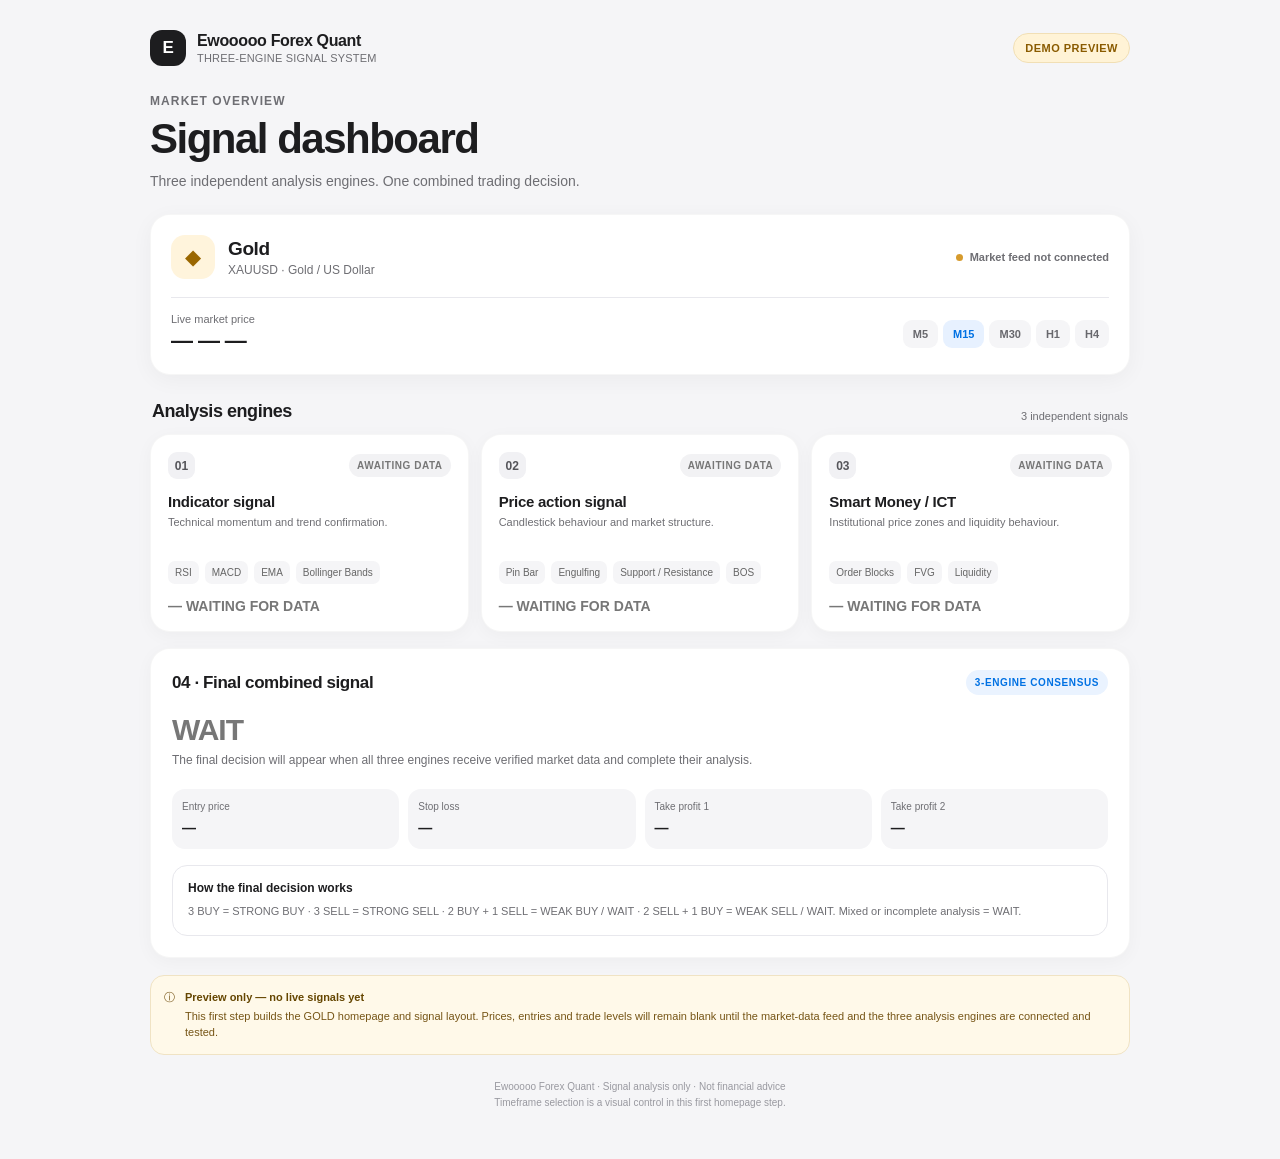
<file: index.html>
<!doctype html>
<html lang="en">
<head>
  <meta charset="utf-8">
  <meta name="viewport" content="width=device-width, initial-scale=1">
  <meta name="theme-color" content="#f5f5f7">
  <title>Ewooooo Forex Quant — GOLD Signals</title>
  <style>
    :root{color-scheme:light;--bg:#f5f5f7;--card:#fff;--ink:#1d1d1f;--muted:#6e6e73;--line:#e8e8ed;--blue:#0071e3;--green:#16834a;--red:#d12d35;--amber:#9a6700;--radius:20px}
    *{box-sizing:border-box}
    body{margin:0;background:var(--bg);color:var(--ink);font-family:-apple-system,BlinkMacSystemFont,"SF Pro Display","Segoe UI",sans-serif;-webkit-font-smoothing:antialiased}
    .shell{width:min(100% - 32px,980px);margin:0 auto;padding:30px 0 48px}
    header{display:flex;align-items:center;justify-content:space-between;gap:16px;margin-bottom:28px}
    .brand{display:flex;align-items:center;gap:11px;font-weight:700;letter-spacing:-.35px}
    .brand-mark{width:36px;height:36px;border-radius:12px;background:#1d1d1f;color:white;display:grid;place-items:center;font-size:17px}
    .brand small{display:block;color:var(--muted);font-size:11px;font-weight:500;letter-spacing:.2px;margin-top:2px}
    .mode{font-size:11px;font-weight:700;letter-spacing:.5px;color:#8a5b00;background:#fff3d6;border:1px solid #f1dfb5;border-radius:999px;padding:8px 11px;white-space:nowrap}
    .intro{margin:0 0 22px}
    .eyebrow{font-size:12px;font-weight:700;color:var(--muted);letter-spacing:1.1px;text-transform:uppercase;margin-bottom:8px}
    h1{font-size:clamp(30px,6vw,42px);line-height:1.08;letter-spacing:-1.5px;margin:0}
    .sub{color:var(--muted);font-size:14px;line-height:1.5;margin:10px 0 0}
    .market{background:var(--card);border:1px solid rgba(0,0,0,.035);border-radius:var(--radius);padding:20px;box-shadow:0 5px 22px rgba(0,0,0,.045);margin-bottom:18px}
    .market-top{display:flex;justify-content:space-between;align-items:center;gap:14px}
    .asset{display:flex;align-items:center;gap:13px}
    .asset-icon{width:44px;height:44px;border-radius:14px;background:#fff4dc;color:#9a6700;display:grid;place-items:center;font-size:21px}
    .asset-name{font-size:19px;font-weight:700;letter-spacing:-.4px}
    .asset-code{font-size:12px;color:var(--muted);margin-top:3px}
    .feed{display:flex;align-items:center;gap:7px;color:var(--muted);font-size:11px;font-weight:600}
    .dot{width:7px;height:7px;border-radius:50%;background:#d69b2d}
    .market-bottom{display:flex;justify-content:space-between;align-items:center;gap:12px;margin-top:18px;padding-top:15px;border-top:1px solid var(--line)}
    .price-label{font-size:11px;color:var(--muted)}
    .price{font-size:22px;font-weight:700;letter-spacing:-.6px;margin-top:3px}
    .timeframes{display:flex;gap:5px;flex-wrap:wrap}
    .tf{border:0;background:#f5f5f7;color:#68686d;padding:8px 10px;border-radius:9px;font-size:11px;font-weight:650;cursor:pointer}
    .tf.active{background:#e7f1ff;color:var(--blue)}
    .section-head{display:flex;justify-content:space-between;align-items:end;gap:10px;margin:26px 2px 12px}
    h2{font-size:18px;letter-spacing:-.45px;margin:0}
    .section-note{font-size:11px;color:var(--muted)}
    .signals{display:grid;grid-template-columns:repeat(3,minmax(0,1fr));gap:12px}
    .card{background:var(--card);border:1px solid rgba(0,0,0,.035);border-radius:var(--radius);padding:17px;box-shadow:0 4px 18px rgba(0,0,0,.035);min-width:0}
    .card-top{display:flex;align-items:center;justify-content:space-between;gap:8px}
    .number{width:27px;height:27px;border-radius:9px;background:#f1f1f4;color:#55555a;display:grid;place-items:center;font-size:12px;font-weight:750}
    .status{font-size:10px;font-weight:750;letter-spacing:.55px;color:#777;background:#f2f2f4;border-radius:999px;padding:6px 8px}
    .card h3{font-size:15px;letter-spacing:-.25px;margin:14px 0 5px}
    .desc{font-size:11px;color:var(--muted);line-height:1.45;min-height:32px}
    .tag-list{display:flex;flex-wrap:wrap;gap:6px;margin-top:14px}
    .tag{font-size:10px;color:#666;background:#f5f5f7;border-radius:7px;padding:6px 7px}
    .signal-value{font-size:14px;font-weight:750;color:#777;margin-top:14px}
    .final{margin-top:16px;padding:21px}
    .final-head{display:flex;justify-content:space-between;align-items:center;gap:12px}
    .final-title{font-size:17px;font-weight:750;letter-spacing:-.4px}
    .final-label{font-size:10px;font-weight:750;letter-spacing:.6px;color:var(--blue);background:#eaf3ff;padding:7px 9px;border-radius:999px}
    .final-status{font-size:30px;font-weight:800;letter-spacing:-1px;margin:18px 0 4px;color:#777}
    .final-explain{font-size:12px;color:var(--muted);line-height:1.5}
    .levels{display:grid;grid-template-columns:repeat(4,minmax(0,1fr));gap:9px;margin-top:20px}
    .level{background:#f5f5f7;border-radius:13px;padding:12px 10px}
    .level span{display:block;font-size:10px;color:var(--muted);margin-bottom:7px}
    .level strong{font-size:14px;letter-spacing:-.2px}
    .logic{margin-top:16px;background:#fff;border:1px solid var(--line);border-radius:15px;padding:15px}
    .logic-title{font-size:12px;font-weight:750;margin-bottom:8px}
    .logic p{font-size:11px;color:var(--muted);line-height:1.55;margin:0}
    .notice{display:flex;gap:10px;background:#fff9e9;border:1px solid #f0e3c4;border-radius:14px;padding:13px;margin-top:17px;color:#765516;font-size:11px;line-height:1.5}
    .notice strong{display:block;margin-bottom:2px;color:#654600}
    footer{text-align:center;color:#9999a0;font-size:10px;margin-top:24px;line-height:1.6}
    @media(max-width:650px){.shell{width:min(100% - 22px,520px);padding-top:20px}.signals{grid-template-columns:1fr}.card{padding:16px}.desc{min-height:0}.market{padding:16px}.levels{grid-template-columns:repeat(2,minmax(0,1fr))}.final{padding:17px}.section-head{margin-top:22px}header{margin-bottom:23px}}
    @media(prefers-reduced-motion:no-preference){.card,.market{transition:box-shadow .2s ease,transform .2s ease}.card:hover{transform:translateY(-2px);box-shadow:0 8px 24px rgba(0,0,0,.06)}}
  </style>
</head>
<body>
  <main class="shell">
    <header>
      <div class="brand"><div class="brand-mark">E</div><div>Ewooooo Forex Quant<small>THREE-ENGINE SIGNAL SYSTEM</small></div></div>
      <div class="mode">DEMO PREVIEW</div>
    </header>

    <section class="intro">
      <div class="eyebrow">Market overview</div>
      <h1>Signal dashboard</h1>
      <p class="sub">Three independent analysis engines. One combined trading decision.</p>
    </section>

    <section class="market" aria-label="Selected market">
      <div class="market-top">
        <div class="asset">
          <div class="asset-icon">◆</div>
          <div><div class="asset-name">Gold</div><div class="asset-code">XAUUSD · Gold / US Dollar</div></div>
        </div>
        <div class="feed"><span class="dot"></span> Market feed not connected</div>
      </div>
      <div class="market-bottom">
        <div><div class="price-label">Live market price</div><div class="price">— — —</div></div>
        <div class="timeframes" role="group" aria-label="Chart timeframe">
          <button class="tf" data-tf="M5">M5</button><button class="tf active" data-tf="M15">M15</button><button class="tf" data-tf="M30">M30</button><button class="tf" data-tf="H1">H1</button><button class="tf" data-tf="H4">H4</button>
        </div>
      </div>
    </section>

    <div class="section-head"><h2>Analysis engines</h2><span class="section-note">3 independent signals</span></div>
    <section class="signals" aria-label="Three analysis engines">
      <article class="card">
        <div class="card-top"><div class="number">01</div><span class="status">AWAITING DATA</span></div>
        <h3>Indicator signal</h3>
        <div class="desc">Technical momentum and trend confirmation.</div>
        <div class="tag-list"><span class="tag">RSI</span><span class="tag">MACD</span><span class="tag">EMA</span><span class="tag">Bollinger Bands</span></div>
        <div class="signal-value">— WAITING FOR DATA</div>
      </article>
      <article class="card">
        <div class="card-top"><div class="number">02</div><span class="status">AWAITING DATA</span></div>
        <h3>Price action signal</h3>
        <div class="desc">Candlestick behaviour and market structure.</div>
        <div class="tag-list"><span class="tag">Pin Bar</span><span class="tag">Engulfing</span><span class="tag">Support / Resistance</span><span class="tag">BOS</span></div>
        <div class="signal-value">— WAITING FOR DATA</div>
      </article>
      <article class="card">
        <div class="card-top"><div class="number">03</div><span class="status">AWAITING DATA</span></div>
        <h3>Smart Money / ICT</h3>
        <div class="desc">Institutional price zones and liquidity behaviour.</div>
        <div class="tag-list"><span class="tag">Order Blocks</span><span class="tag">FVG</span><span class="tag">Liquidity</span></div>
        <div class="signal-value">— WAITING FOR DATA</div>
      </article>
    </section>

    <section class="card final" aria-label="Combined final signal">
      <div class="final-head"><div class="final-title">04 · Final combined signal</div><span class="final-label">3-ENGINE CONSENSUS</span></div>
      <div class="final-status">WAIT</div>
      <div class="final-explain">The final decision will appear when all three engines receive verified market data and complete their analysis.</div>
      <div class="levels">
        <div class="level"><span>Entry price</span><strong>—</strong></div>
        <div class="level"><span>Stop loss</span><strong>—</strong></div>
        <div class="level"><span>Take profit 1</span><strong>—</strong></div>
        <div class="level"><span>Take profit 2</span><strong>—</strong></div>
      </div>
      <div class="logic"><div class="logic-title">How the final decision works</div><p>3 BUY = STRONG BUY · 3 SELL = STRONG SELL · 2 BUY + 1 SELL = WEAK BUY / WAIT · 2 SELL + 1 BUY = WEAK SELL / WAIT. Mixed or incomplete analysis = WAIT.</p></div>
    </section>

    <div class="notice"><div>ⓘ</div><div><strong>Preview only — no live signals yet</strong>This first step builds the GOLD homepage and signal layout. Prices, entries and trade levels will remain blank until the market-data feed and the three analysis engines are connected and tested.</div></div>
    <footer>Ewooooo Forex Quant · Signal analysis only · Not financial advice<br>Timeframe selection is a visual control in this first homepage step.</footer>
  </main>
  <script>
    document.querySelectorAll(".tf").forEach(button => {
      button.addEventListener("click", () => {
        document.querySelectorAll(".tf").forEach(item => item.classList.remove("active"));
        button.classList.add("active");
      });
    });
  </script>
</body>
</html>
</file>
